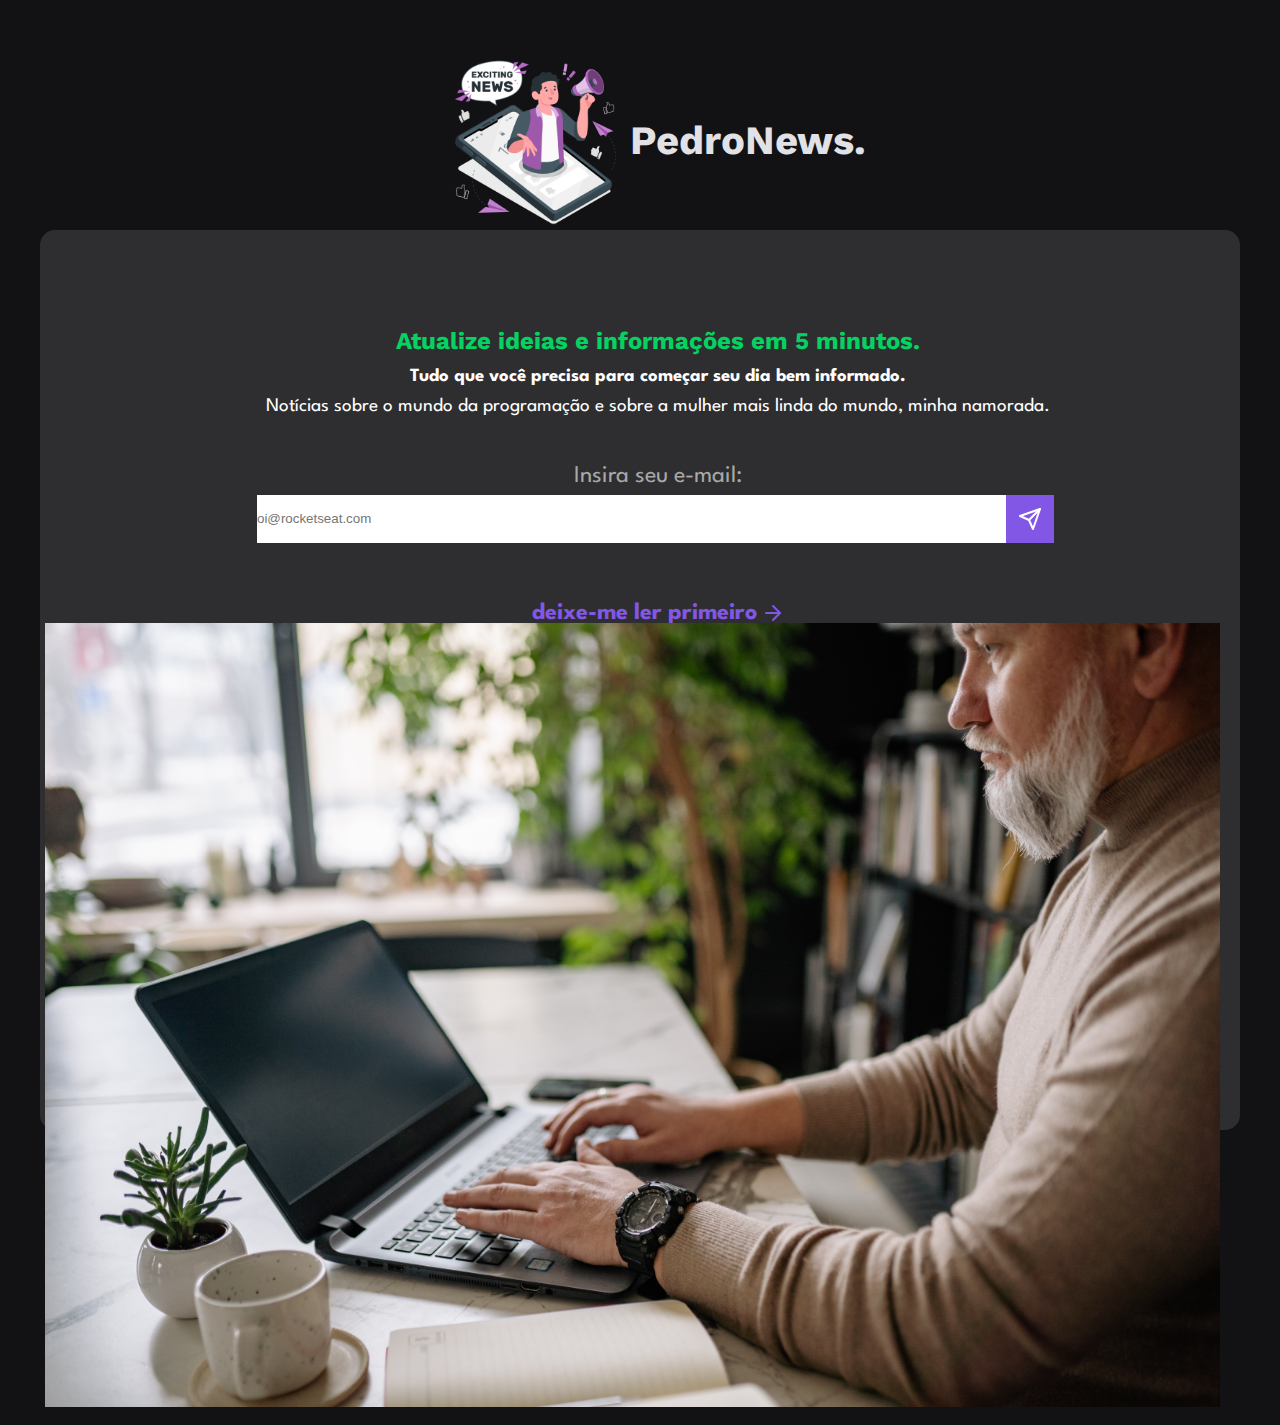
<file: desafio-news/index.html>
<!DOCTYPE html>
<html lang="pt-br">
<head>
    <meta charset="UTF-8">
    <meta name="viewport" content="width=device-width, initial-scale=1.0">
    <title>Pedro News</title>
    <link rel="stylesheet" href="./style/style.css">
</head>
<body>

    <header>
        <img src="images/news.png" alt="" style="width: 180px;">
        <h1>PedroNews.</h1>
    </header>

    <main>
        <section class="left">
            <h2>Atualize ideias e informações em 5 minutos.</h2>
            <h3>Tudo que você precisa para começar seu dia bem informado.</h3>
            <p>Notícias sobre o mundo da programação e sobre a mulher mais linda do mundo, minha namorada.</p>


            
            <div class="form">
                <label for="temail">Insira seu e-mail:</label>
                <br>
                <input  type="email" name="temail" id="temail" placeholder="oi@rocketseat.com">

                <button>
                    <figure>
                        <img src="images/sendwhite.svg" alt="send ">
                    </figure>
                </button>
            </div>


        <div class="read">
            <a href="#">deixe-me ler primeiro</a>
            <img src="images/arrow-right.svg" alt="">

        </div>
        </section>
        <section class="right">
            <img src="images/read_news.jpg" alt="" style="width: 1175px; height: 784px;">
        </section>

<br>
</main>


</body>
</html>
</file>
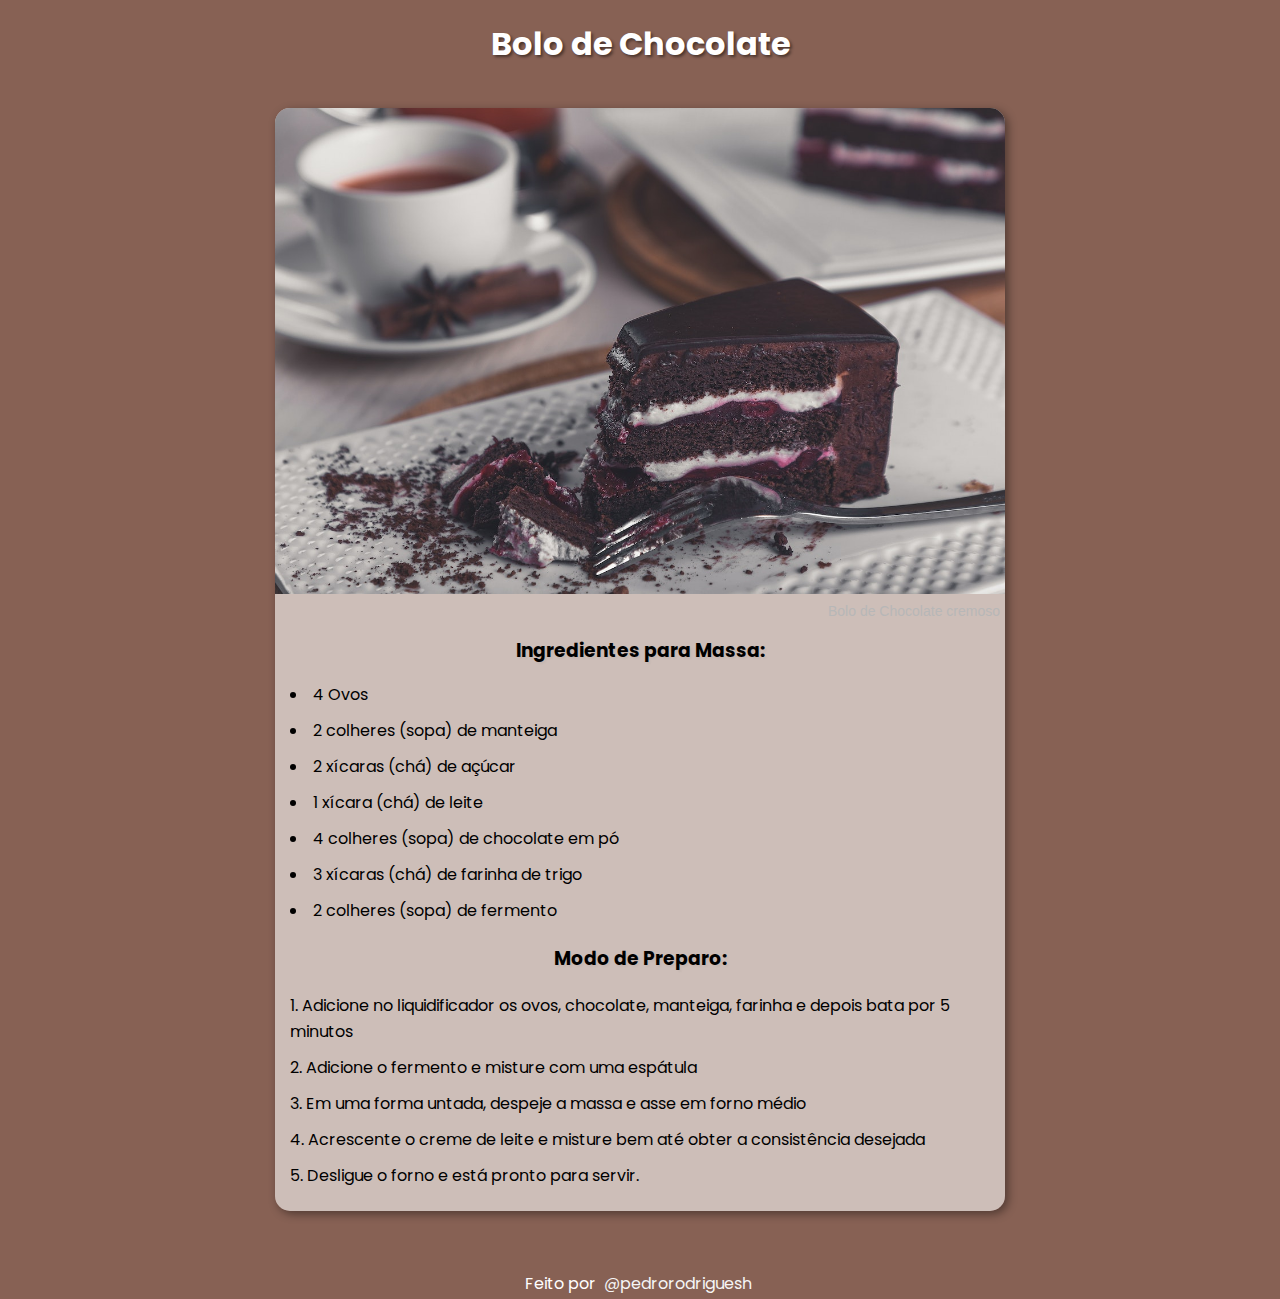
<file: desafio-receita/index.html>
<!DOCTYPE html>
<html lang="pt-br">
<head>
    <meta charset="UTF-8">
    <meta name="viewport" content="width=device-width, initial-scale=1.0">
    <title>Receita bolo de chocolate</title>
    <link rel="shortcut icon" href="./images/favicon.png" type="image/png">
    <link rel="stylesheet" href="./style/style.css">
</head>
<body>

    <h1>Bolo de Chocolate</h1>


    <main>

        <figure>
            <img src="images/chocolate-cake.jpg" alt="receita de bolo de chocolate">
            <figcaption>Bolo de Chocolate cremoso</figcaption>
        </figure>
    
        <ul>
            <h3>Ingredientes para Massa:</h3>
            <li>4 Ovos</li>
            <li>2 colheres (sopa) de manteiga</li>
            <li>2 xícaras (chá) de açúcar</li>
            <li>1 xícara (chá) de leite</li>
            <li>4 colheres (sopa) de chocolate em pó</li>
            <li> 3 xícaras (chá) de farinha de trigo</li>
            <li> 2 colheres (sopa) de fermento</li>
        </ul>
    
        <ol>
            <h3>Modo de Preparo:</h3>
            <li>Adicione no liquidificador os ovos, chocolate, manteiga, farinha e depois bata por 5 minutos</li>
            <li>Adicione o fermento e misture com uma espátula</li>
            <li>Em uma forma untada, despeje a massa e asse em forno médio</li>
            <li>Acrescente o creme de leite e misture bem até obter a consistência desejada</li>
            <li>Desligue o forno e está pronto para servir.</li>
        </ol>


    </main>



    <footer>
        <p>Feito por <a href="https://github.com/pedrorodriguesh" target="_blank">@pedrorodriguesh</a></p>
    </footer>
    
</body>
</html>
</file>
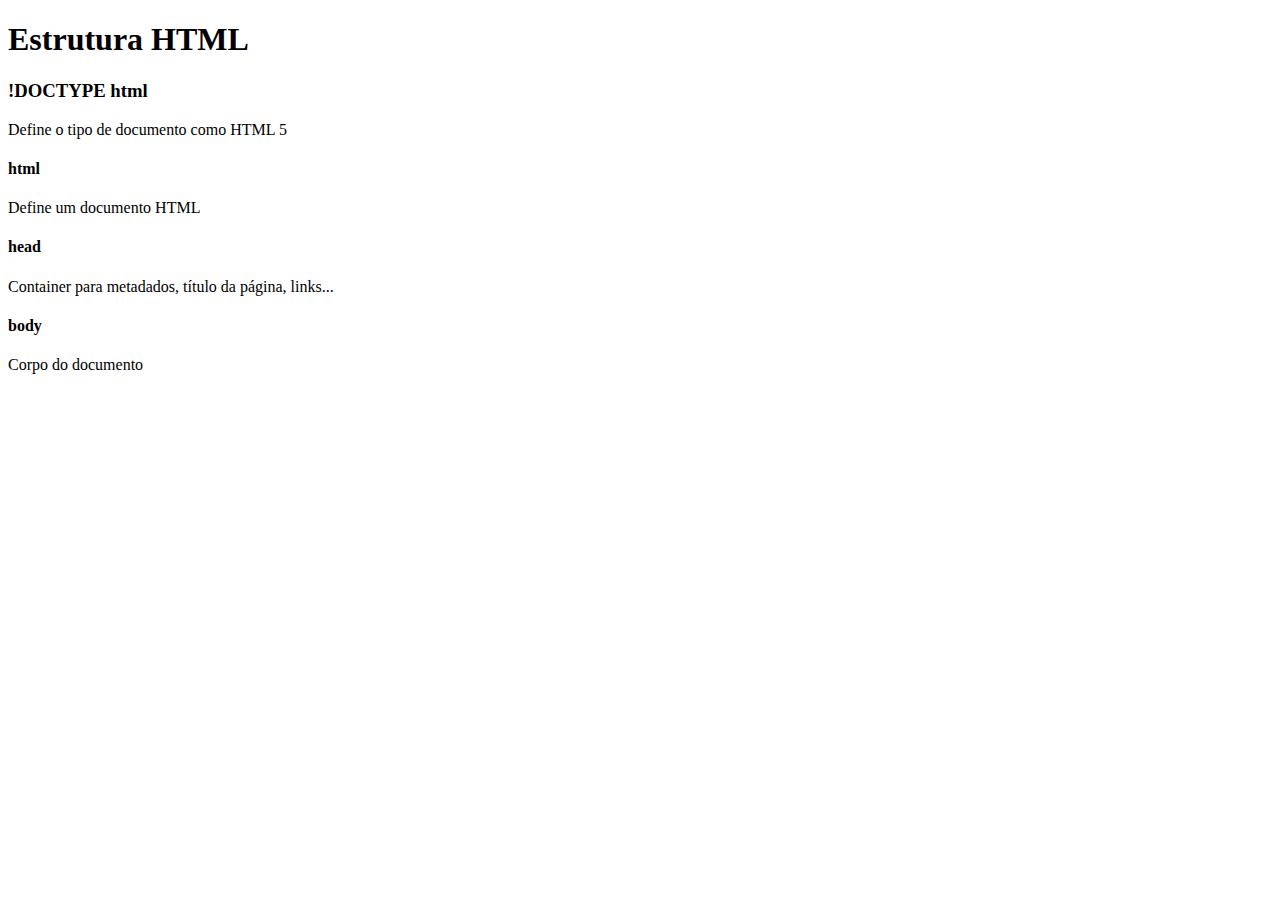
<file: desafioshtml/desafio01/index.html>
<!DOCTYPE html>
<html lang="pt-br">
<head>
    <meta charset="UTF-8">
    <meta name="viewport" content="width=device-width, initial-scale=1.0">
    <title>Glossário</title>
</head>
<body>

    <h1>Estrutura HTML</h1>
    <h3>!DOCTYPE html</h3>
        <p>Define o tipo de documento como HTML 5</p>
    <h4>html</h4>
        <p>Define um documento HTML</p>
    <h4>head</h4>
        <p>Container para metadados, título da página, links...</p>
    <h4>body</h4>
        <p>Corpo do documento</p>
    
</body>
</html>
</file>
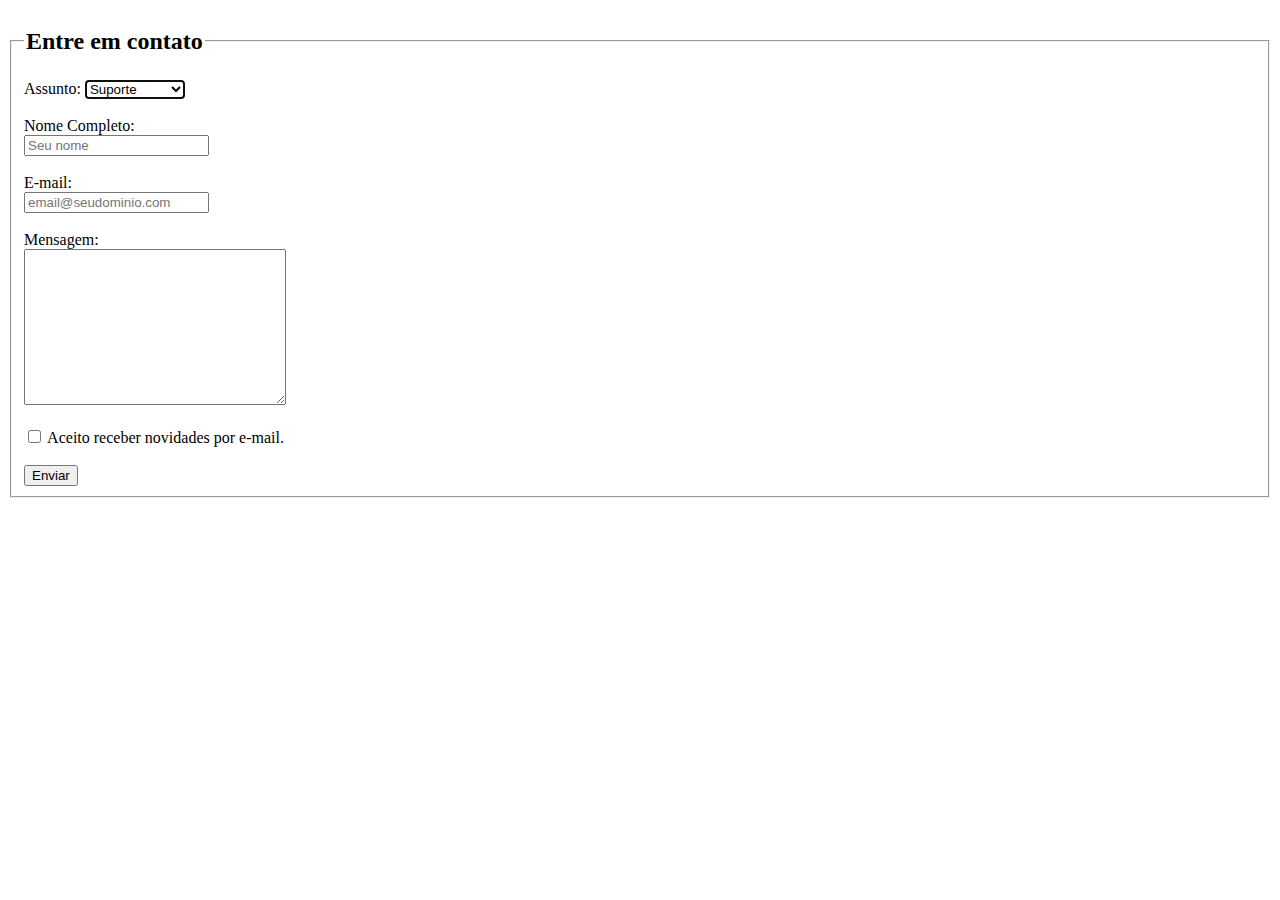
<file: desafioshtml/desafio02/index.html>
<!DOCTYPE html>
<html lang="pt-br">
<head>
    <meta charset="UTF-8">
    <meta name="viewport" content="width=device-width, initial-scale=1.0">
    <title>Contato</title>
</head>
<body>

    <fieldset>

        <legend> <h2>Entre em contato</h2> </legend>

        <label for="subject">Assunto: </label>
        <select name="subject" id="subject" style="width: 100px;" autofocus>
            <option value="">Suporte</option>
            <option value="">Sugestão</option>
            <option value="">Reclamação</option>
        </select>
        <br><br>

        <label for="tname">Nome Completo:</label><br>
        <input type="text" name="tname" id="tname" placeholder="Seu nome">
        <br><br>

        <label for="email">E-mail:</label><br>
        <input type="email" name="email" id="email" placeholder="email@seudominio.com">
        <br><br>

        <label for="msg">Mensagem:</label>
        <br>
        <textarea name="msg" id="msg" cols="30" rows="10"></textarea>

        <br><br>
        <input type="checkbox" name="news" id="news"> Aceito receber novidades por e-mail.
        <br><br>
        <input type="button" value="Enviar">
        





    </fieldset>
    
</body>
</html>
</file>
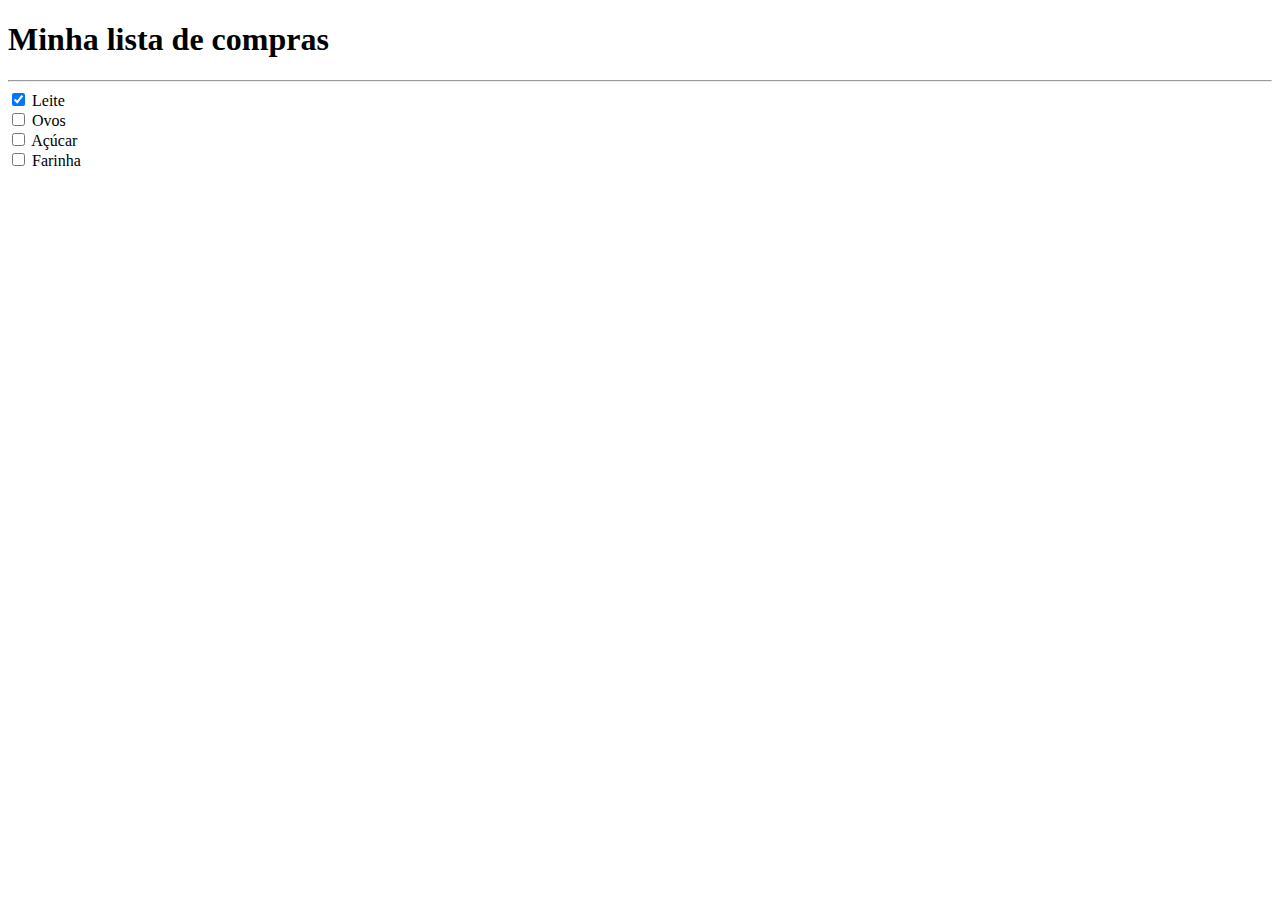
<file: desafioshtml/desafio03/index.html>
<!DOCTYPE html>
<html lang="pt-br">
<head>
    <meta charset="UTF-8">
    <meta name="viewport" content="width=device-width, initial-scale=1.0">
    <title>Lista de Compras</title>
</head>
<body>

    <h1>Minha lista de compras</h1>
    <hr>


    <input type="checkbox" name="first" id="first" checked>
    <label for="first">Leite</label>
    <br>
    <input type="checkbox" name="second" id="second">
    <label for="second">Ovos</label>
    <br>
    <input type="checkbox" name="third" id="third">
    <label for="third">Açúcar</label>
    <br>
    <input type="checkbox" name="fourth" id="fourth">
    <label for="fourth">Farinha</label>
    
</body>
</html>
</file>
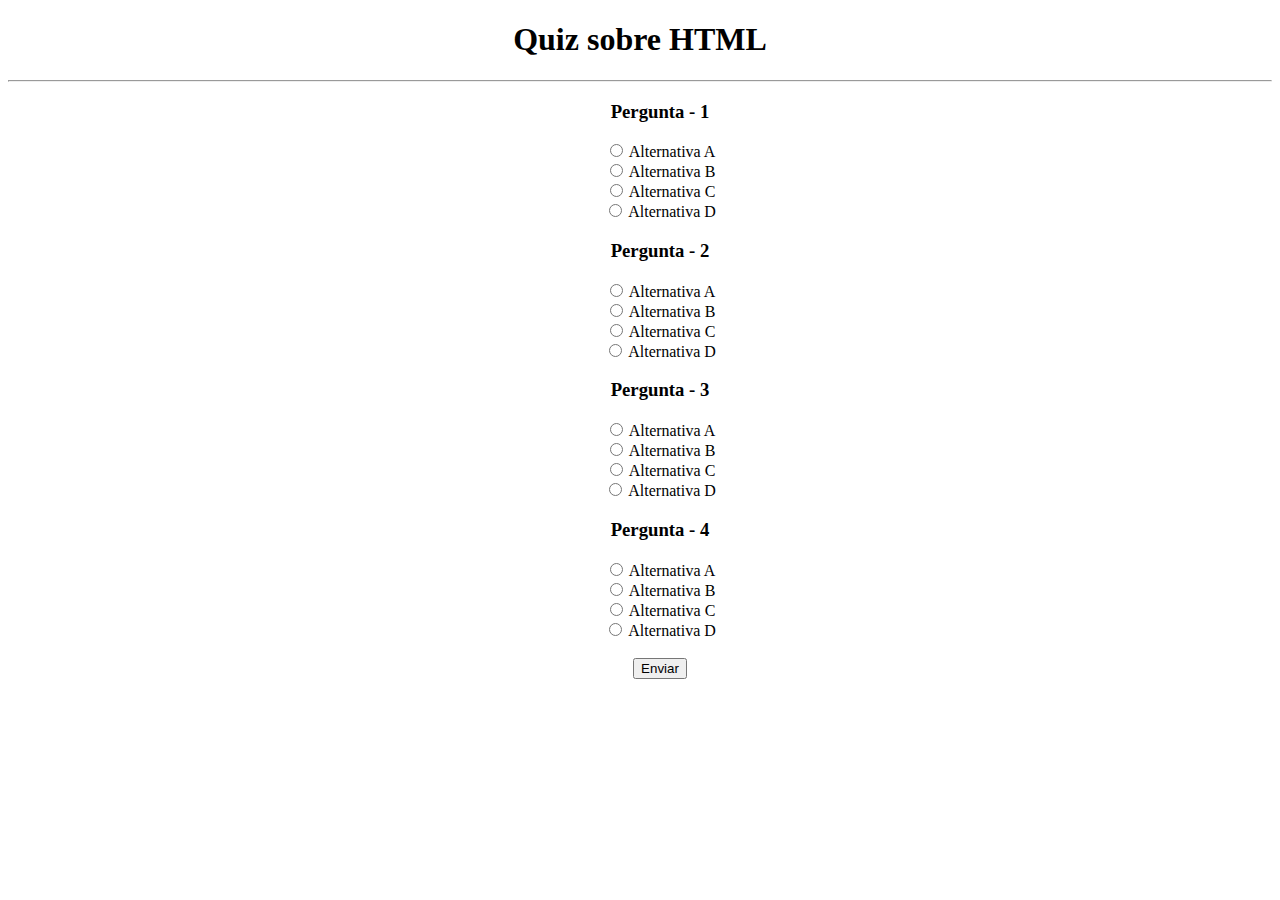
<file: desafioshtml/desafio04/index.html>
<!DOCTYPE html>
<html lang="pt-br">
<head>
    <meta charset="UTF-8">
    <meta name="viewport" content="width=device-width, initial-scale=1.0">
    <title>Quiz</title>
    <style>
        h1{
            text-align: center;
        }

        ol{
            text-align: center;
            list-style-type: none;
        }
    </style>
</head>
<body>

    <h1>Quiz sobre HTML</h1>
    <hr>

    <form action="">
        <ol>
            <li>
                <h3>Pergunta - 1</h3>
                <div>
                    <input type="radio" name="question1" id="question1a">
                    <label for="question1a">Alternativa A</label>
                </div>
                <div>
                    <input type="radio" name="question1" id="question1b">
                    <label for="question1b">Alternativa B</label>
                </div>
                <div>
                    <input type="radio" name="question1" id="question1c">
                    <label for="question1c">Alternativa C</label>
                </div>
                <div>
                    <input type="radio" name="question1" id="question1d">
                    <label for="question1d">Alternativa D</label>
                </div>
            </li>

            <li>
                <h3>Pergunta - 2</h3>
                <div>
                    <input type="radio" name="question2" id="question2a">
                    <label for="question2a">Alternativa A</label>
                </div>
                <div>
                    <input type="radio" name="question2" id="question2b">
                    <label for="question2b">Alternativa B</label>
                </div>
                <div>
                    <input type="radio" name="question2" id="question2c">
                    <label for="question2c">Alternativa C</label>
                </div>
                <div>
                    <input type="radio" name="question2" id="question2d">
                    <label for="question2d">Alternativa D</label>
                </div>
            </li>

            <li>
                <h3>Pergunta - 3</h3>
                <div>
                    <input type="radio" name="question3" id="question3a">
                    <label for="question3a">Alternativa A</label>
                </div>
                <div>
                    <input type="radio" name="question3" id="question3b">
                    <label for="question3b">Alternativa B</label>
                </div>
                <div>
                    <input type="radio" name="question3" id="question3c">
                    <label for="question3c">Alternativa C</label>
                </div>
                <div>
                    <input type="radio" name="question3" id="question3d">
                    <label for="question3d">Alternativa D</label>
                </div>
            </li>

            <li>
                <h3>Pergunta - 4</h3>
                <div>
                    <input type="radio" name="question4" id="question4a">
                    <label for="question4a">Alternativa A</label>
                </div>
                <div>
                    <input type="radio" name="question4" id="question4b">
                    <label for="question4b">Alternativa B</label>
                </div>
                <div>
                    <input type="radio" name="question4" id="question4c">
                    <label for="question4c">Alternativa C</label>
                </div>
                <div>
                    <input type="radio" name="question4" id="question4d">
                    <label for="question4d">Alternativa D</label>
                </div>
            </li>
            <br>
            <input type="button" value="Enviar">
        </ol>































    </form>
    
</body>
</html>
</file>
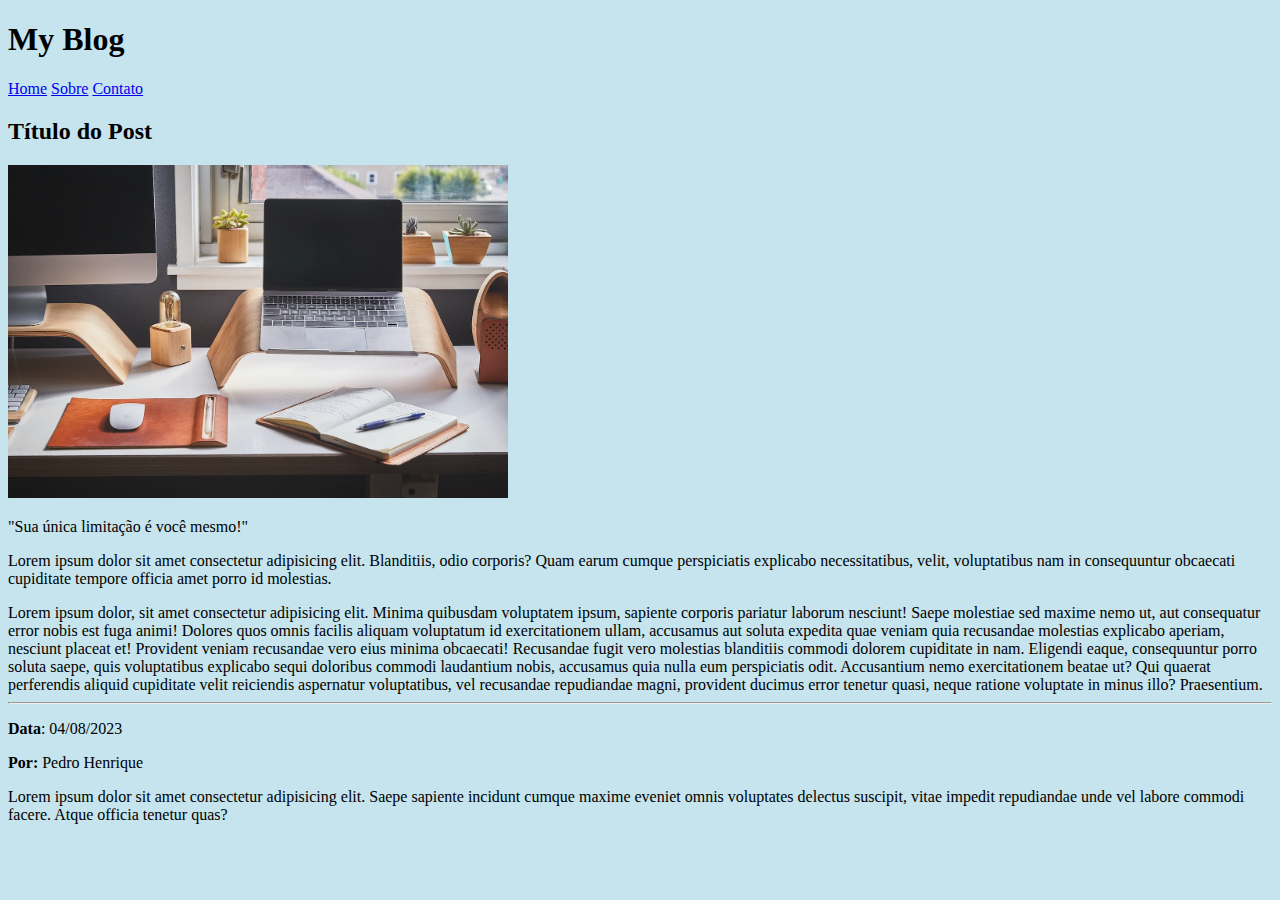
<file: desafioshtml/desafio05/index.html>
<!DOCTYPE html>
<html lang="pt-br">
<head>
    <meta charset="UTF-8">
    <meta name="viewport" content="width=device-width, initial-scale=1.0">
    <title>Blog</title>
    <style>
        img{
            width: 500px;
        }

        body{
            background-color: rgb(197, 228, 238);
        }
    </style>
</head>
<body>

    <h1>My Blog</h1>

    <a href="#">Home</a>
    <a href="#">Sobre</a>
    <a href="#">Contato</a>

    
    <h2>Título do Post</h2>
    <img src="mesa.jpg" alt="mesa">
    <p>"Sua única limitação é você mesmo!"</p>

    <p>Lorem ipsum dolor sit amet consectetur adipisicing elit. Blanditiis, odio corporis? Quam earum cumque perspiciatis explicabo necessitatibus, velit, voluptatibus nam in consequuntur obcaecati cupiditate tempore officia amet porro id molestias.</p>

    Lorem ipsum dolor, sit amet consectetur adipisicing elit. Minima quibusdam voluptatem ipsum, sapiente corporis pariatur laborum nesciunt! Saepe molestiae sed maxime nemo ut, aut consequatur error nobis est fuga animi!
    Dolores quos omnis facilis aliquam voluptatum id exercitationem ullam, accusamus aut soluta expedita quae veniam quia recusandae molestias explicabo aperiam, nesciunt placeat et! Provident veniam recusandae vero eius minima obcaecati!
    Recusandae fugit vero molestias blanditiis commodi dolorem cupiditate in nam. Eligendi eaque, consequuntur porro soluta saepe, quis voluptatibus explicabo sequi doloribus commodi laudantium nobis, accusamus quia nulla eum perspiciatis odit.
    Accusantium nemo exercitationem beatae ut? Qui quaerat perferendis aliquid cupiditate velit reiciendis aspernatur voluptatibus, vel recusandae repudiandae magni, provident ducimus error tenetur quasi, neque ratione voluptate in minus illo? Praesentium.

    <hr>

    <p><strong>Data</strong>: 04/08/2023</p>

    <p><strong>Por:</strong> Pedro Henrique</p>
    <p>Lorem ipsum dolor sit amet consectetur adipisicing elit. Saepe sapiente incidunt cumque maxime eveniet omnis voluptates delectus suscipit, vitae impedit repudiandae unde vel labore commodi facere. Atque officia tenetur quas?</p>
</body>
</html>
</file>
<file: desafio-news/style/style.css>
@import url('https://fonts.googleapis.com/css2?family=League+Spartan:wght@400;500&display=swap');
@import url('https://fonts.googleapis.com/css2?family=Work+Sans:wght@300;400;500&display=swap');

* {
    margin: 0px;
    padding: 0px;
    box-sizing: border-box;
    color: white;
}

:root{
    --body-bg-color: #121214;
    --text-color: #e1e1e6;
    --title-color: #04d361;
    --form-color: #a8a8a8;
    --bg-button-color: #8257e5;

}

body{
    background-color: var(--body-bg-color);
}  

header{
    display: flex;
    align-items: center;
    margin-top: 50px;
    margin-left: 30px;
    justify-content: center;
    
}

header h1{
    font-size: 2.5em;
    font-family: 'Work Sans', sans-serif;
    color: var(--text-color);
    margin-left: 5px;
}

main{
    background-color: rgba(211, 211, 211, 0.144);
    width: 1200px;
    height: 100vh;
    border-radius: 15px;
    padding: 5px;
    margin: auto;
    text-align: center;
    
}

main section.left{
    margin-top: 92px;
    margin-left: 36px;
    display: flex;
    flex-direction: column;
}

main section.right{
    display: flex;
    align-items: end;
}


main section.left h2{
    font-family: 'Work Sans', sans-serif;
    color: var(--title-color);
}

main section.left h3{
    font-family: 'League Spartan', sans-serif;
    line-height: 2.3em;
}

main section.left p{
    font-family: 'League Spartan', sans-serif;
    font-size: 1.2em;
}



div.form{
    margin-top: 50px;
}

div.form label{
    font-family: 'League Spartan', sans-serif;
    font-size: 1.5em;
    color: var(--form-color);
}


 div.form input{
    width: 750px;
    height: 48px;
    border: none;
}

div.form button{
    width: 48px;
    height: 48px;
    
    position: relative;
    top: 8px;
    right: 5px;

    background-color: var(--bg-button-color);
    border: none;
}

div.form button:hover{
    background-color: var(--title-color);
    transform: scale(1.1);
}

div.form button figure{
    width: 24px;
    height: 24px;
    margin: auto;
}

div.read{
    margin-top: 52px;
}

div.read a{
    color: var(--bg-button-color);
    font-family: 'League Spartan', sans-serif;
    font-size: 1.5em;
    text-decoration: none;
    font-weight: 700;
    line-height: 19px;
}

div.read img{
    position: relative;
    top: 6px;
}

div.read a:hover{
    text-decoration: underline;
}
</file>
<file: desafio-receita/style/style.css>
@import url('https://fonts.googleapis.com/css2?family=Poppins:wght@400;500&display=swap');

*{
    margin: 0px;
    padding: 0px;
    box-sizing: border-box;
}

body{
    background-color: rgb(135, 97, 84);
}

h1{
    color: white;
    font-family: 'Poppins', sans-serif;
    text-align: center;
    margin-bottom: 40px;
    margin-top: 20px;
    text-shadow: 2px 2px 3px rgba(0, 0, 0, 0.462);
}

main{
    
    background-color: rgba(255, 255, 255, 0.588);
    width: 730px;
    margin: auto;
    border-radius: 15px;
    box-shadow: 3px 3px 10px rgba(0, 0, 0, 0.412);
    padding-bottom: 17px;
    
}

main figure figcaption{
    text-align: right;
    font-size: 14px;
    font-family: Arial, Helvetica, sans-serif;
    color: rgb(183, 183, 183);
    padding: 5px;
}

main img{
    
    width: 730px;
    border-radius: 15px 15px 0 0 ;
}

main ul li{
    line-height: 26px;
    list-style-position: inside;
    padding: 5px;
    font-family: 'Poppins', sans-serif;
    padding-left: 15px;

    
}

main ol li{
    line-height: 26px;
    list-style-position: inside;
    padding: 5px;
    font-family: 'Poppins', sans-serif;
    padding-left: 15px;

}

ul h3{
    font-family: 'Poppins', sans-serif;
    padding: 12px;
    text-align: center;
    text-shadow: 2px 2px 2px rgba(0, 0, 0, 0.037);

}

ol h3{
    font-family: 'Poppins', sans-serif;
    padding: 15px;
    text-align: center;
    text-shadow: 2px 2px 2px rgba(0, 0, 0, 0.037);

}

footer{
    text-align: center;
    color: white;
    font-family: 'Poppins', sans-serif;
    margin-top: 60px;
}

footer a{
    text-decoration: none;
    color: whitesmoke;
    padding: 4px;

}

a:hover{
    background-color: rgba(211, 211, 211, 0.48);
    border-radius: 5px;
    padding: 4px;
    color: black;
}
</file>
